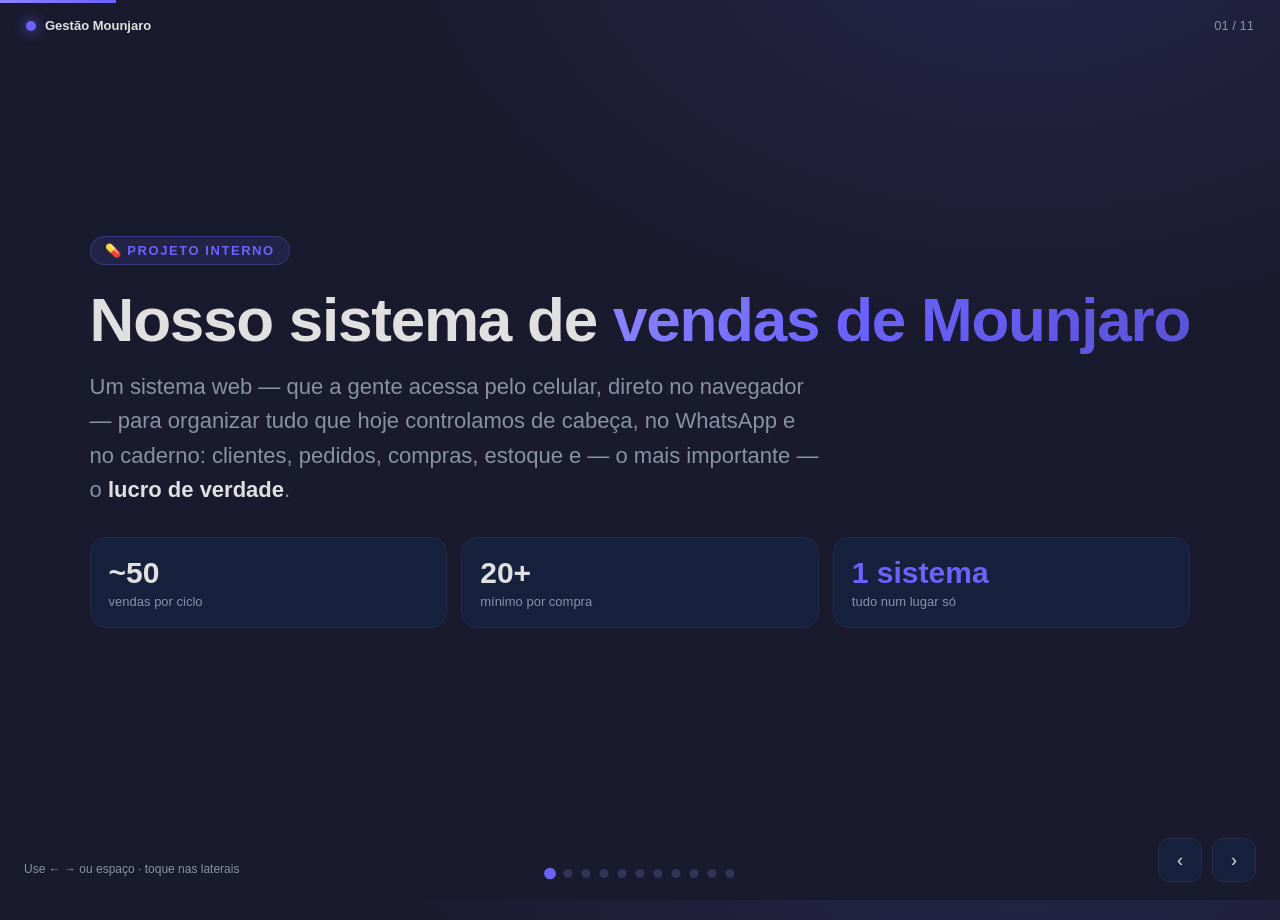
<file: apresentacao.html>
<!DOCTYPE html>
<html lang="pt-BR">
<head>
<meta charset="UTF-8">
<meta name="viewport" content="width=device-width, initial-scale=1.0">
<title>Gestão Mounjaro — Apresentação do Projeto</title>
<style>
  *{margin:0;padding:0;box-sizing:border-box}
  :root{
    --primary:#6C63FF; --primary-dark:#5A52D5;
    --success:#2ECC71; --warning:#F39C12; --danger:#E74C3C;
    --dark:#1A1A2E; --card:#16213E; --card2:#0F3460;
    --text:#E0E0E0; --muted:#8892A4; --border:#2A2A4A;
  }
  html,body{height:100%}
  body{
    background:radial-gradient(1200px 800px at 80% -10%, #25254a 0%, var(--dark) 55%);
    color:var(--text);
    font-family:-apple-system,BlinkMacSystemFont,'Segoe UI',Roboto,sans-serif;
    overflow:hidden;
  }

  /* ===== Deck ===== */
  .deck{position:relative;height:100vh;width:100vw}
  .slide{
    position:absolute;inset:0;
    display:flex;flex-direction:column;justify-content:center;
    padding:6vh 7vw 10vh;
    opacity:0;transform:translateY(24px) scale(.99);
    transition:opacity .5s ease, transform .5s ease;
    pointer-events:none;
    overflow-y:auto;
  }
  .slide.active{opacity:1;transform:none;pointer-events:auto}
  .slide.active .reveal{animation:rise .6s both}
  .slide.active .reveal:nth-child(2){animation-delay:.06s}
  .slide.active .reveal:nth-child(3){animation-delay:.12s}
  .slide.active .reveal:nth-child(4){animation-delay:.18s}
  .slide.active .reveal:nth-child(5){animation-delay:.24s}
  @keyframes rise{from{opacity:0;transform:translateY(16px)}to{opacity:1;transform:none}}

  .eyebrow{
    display:inline-flex;align-items:center;gap:8px;
    font-size:13px;font-weight:600;letter-spacing:.12em;text-transform:uppercase;
    color:var(--primary);background:rgba(108,99,255,.12);
    border:1px solid rgba(108,99,255,.3);
    padding:6px 14px;border-radius:999px;margin-bottom:22px;width:fit-content;
  }
  h1{font-size:clamp(30px,5.5vw,62px);line-height:1.05;font-weight:800;letter-spacing:-.02em;margin-bottom:18px}
  h2{font-size:clamp(24px,4vw,42px);line-height:1.1;font-weight:800;letter-spacing:-.02em;margin-bottom:14px}
  .lead{font-size:clamp(16px,2.1vw,22px);color:var(--muted);max-width:60ch;line-height:1.55}
  .accent{color:var(--primary)}
  .grad{background:linear-gradient(120deg,#8B84FF,#6C63FF 40%,#5A52D5);-webkit-background-clip:text;background-clip:text;color:transparent}

  /* ===== Cards / grids ===== */
  .grid{display:grid;gap:16px;margin-top:30px}
  .g2{grid-template-columns:repeat(2,1fr)}
  .g3{grid-template-columns:repeat(3,1fr)}
  .g5{grid-template-columns:repeat(5,1fr)}
  .card{
    background:linear-gradient(180deg,rgba(255,255,255,.03),rgba(255,255,255,0));
    border:1px solid var(--border);border-radius:18px;padding:22px;
  }
  .card .ico{font-size:30px;margin-bottom:12px;display:block}
  .card h3{font-size:18px;font-weight:700;margin-bottom:8px}
  .card p{font-size:14.5px;color:var(--muted);line-height:1.5}
  .card.spot{border-color:rgba(108,99,255,.5);background:linear-gradient(180deg,rgba(108,99,255,.12),rgba(108,99,255,.02))}

  ul.clean{list-style:none;margin-top:26px;display:flex;flex-direction:column;gap:14px;max-width:62ch}
  ul.clean li{display:flex;gap:14px;align-items:flex-start;font-size:clamp(15px,2vw,19px);line-height:1.45}
  ul.clean li .b{flex:none;width:26px;height:26px;border-radius:8px;display:grid;place-items:center;font-size:14px;
    background:rgba(108,99,255,.16);border:1px solid rgba(108,99,255,.35);color:#b9b4ff;margin-top:2px}
  .pill{display:inline-block;font-size:12px;font-weight:600;padding:3px 10px;border-radius:999px}
  .pill.green{background:rgba(46,204,113,.18);color:var(--success)}
  .pill.yellow{background:rgba(243,156,18,.18);color:var(--warning)}
  .pill.red{background:rgba(231,76,60,.18);color:var(--danger)}
  .pill.purple{background:rgba(108,99,255,.18);color:var(--primary)}

  .kpis{display:flex;flex-wrap:wrap;gap:14px;margin-top:30px}
  .kpi{flex:1 1 160px;background:var(--card);border:1px solid var(--border);border-radius:16px;padding:18px}
  .kpi .v{font-size:30px;font-weight:800}
  .kpi .l{font-size:13px;color:var(--muted);margin-top:4px}

  /* ===== Phone mockup ===== */
  .split{display:grid;grid-template-columns:1.1fr .9fr;gap:40px;align-items:center}
  .phone{
    justify-self:center;width:268px;height:540px;border-radius:38px;
    background:linear-gradient(160deg,#141b3a,#0d1430);
    border:1px solid #2c2c52;padding:14px;
    box-shadow:0 30px 70px -20px rgba(0,0,0,.7), 0 0 0 6px #0a0f24;
    position:relative;
  }
  .phone .notch{position:absolute;top:14px;left:50%;transform:translateX(-50%);width:120px;height:22px;background:#0a0f24;border-radius:0 0 16px 16px;z-index:3}
  .screen{height:100%;border-radius:26px;overflow:hidden;background:var(--dark);display:flex;flex-direction:column}
  .ph-head{background:linear-gradient(135deg,var(--primary),var(--card2));padding:24px 16px 14px}
  .ph-head .t{font-weight:700;font-size:15px}
  .ph-head .s{font-size:10px;color:rgba(255,255,255,.7)}
  .ph-body{flex:1;padding:12px;overflow:hidden;display:flex;flex-direction:column;gap:9px}
  .ph-card{background:var(--card);border:1px solid var(--border);border-radius:12px;padding:10px 11px}
  .ph-card .row{display:flex;justify-content:space-between;align-items:center}
  .ph-card .nm{font-size:12.5px;font-weight:600}
  .ph-card .sub{font-size:10px;color:var(--muted);margin-top:2px}
  .ph-nav{display:flex;border-top:1px solid var(--border);background:var(--card)}
  .ph-nav div{flex:1;text-align:center;padding:9px 0;font-size:8.5px;color:var(--muted)}
  .ph-nav div.on{color:var(--primary)}
  .ph-nav div .i{display:block;font-size:15px;margin-bottom:2px}

  .flow{display:flex;align-items:center;gap:10px;flex-wrap:wrap;margin-top:28px}
  .flow .step{background:var(--card);border:1px solid var(--border);border-radius:14px;padding:14px 16px;font-size:14.5px;font-weight:600}
  .flow .ar{color:var(--primary);font-size:20px}

  /* ===== Chrome / nav ===== */
  .topbar{position:fixed;top:0;left:0;right:0;display:flex;justify-content:space-between;align-items:center;
    padding:18px 26px;font-size:13px;color:var(--muted);z-index:20}
  .brand{display:flex;align-items:center;gap:9px;font-weight:700;color:var(--text)}
  .brand .dot{width:10px;height:10px;border-radius:50%;background:var(--primary);box-shadow:0 0 14px var(--primary)}
  .progress{position:fixed;top:0;left:0;height:3px;background:linear-gradient(90deg,#8B84FF,#6C63FF);z-index:30;transition:width .4s ease}
  .dots{position:fixed;bottom:22px;left:50%;transform:translateX(-50%);display:flex;gap:9px;z-index:20}
  .dots button{width:9px;height:9px;border-radius:50%;border:none;background:#33335a;cursor:pointer;padding:0;transition:.25s}
  .dots button.on{background:var(--primary);transform:scale(1.3)}
  .arrows{position:fixed;bottom:18px;right:24px;display:flex;gap:10px;z-index:20}
  .arrows button{width:44px;height:44px;border-radius:12px;border:1px solid var(--border);background:var(--card);
    color:var(--text);font-size:18px;cursor:pointer;transition:.2s}
  .arrows button:hover{border-color:var(--primary);color:var(--primary)}
  .hint{position:fixed;bottom:24px;left:24px;font-size:12px;color:var(--muted);z-index:20}
  @media(max-width:820px){
    .g2,.g3,.g5{grid-template-columns:1fr}
    .split{grid-template-columns:1fr;gap:26px}
    .phone{display:none}
    .slide{padding:9vh 7vw 14vh}
  }
</style>
</head>
<body>

<div class="progress" id="progress"></div>
<div class="topbar">
  <div class="brand"><span class="dot"></span> Gestão Mounjaro</div>
  <div id="counter">01 / 11</div>
</div>

<div class="deck" id="deck">

  <!-- 1 -->
  <section class="slide active">
    <div class="reveal eyebrow">💊 Projeto interno</div>
    <h1 class="reveal">Nosso sistema de <span class="grad">vendas de Mounjaro</span></h1>
    <p class="reveal lead">Um sistema web — que a gente acessa pelo celular, direto no navegador — para organizar tudo que hoje controlamos de cabeça, no WhatsApp e no caderno: clientes, pedidos, compras, estoque e — o mais importante — o <strong style="color:var(--text)">lucro de verdade</strong>.</p>
    <div class="reveal kpis">
      <div class="kpi"><div class="v">~50</div><div class="l">vendas por ciclo</div></div>
      <div class="kpi"><div class="v">20+</div><div class="l">mínimo por compra</div></div>
      <div class="kpi"><div class="v accent">1 sistema</div><div class="l">tudo num lugar só</div></div>
    </div>
  </section>

  <!-- 2 -->
  <section class="slide">
    <div class="reveal eyebrow">O problema hoje</div>
    <h2 class="reveal">A informação está espalhada</h2>
    <p class="reveal lead">E quando está espalhada, a gente perde dinheiro e tempo sem perceber.</p>
    <ul class="clean">
      <li class="reveal"><span class="b">✕</span><div><strong>Recompra esquecida.</strong> Cliente que compra a cada 30 dias some — e a gente só lembra quando ele já comprou de outro.</div></li>
      <li class="reveal"><span class="b">✕</span><div><strong>Lucro no escuro.</strong> Sabemos quanto entrou, mas não quanto cada lote e cada cliente realmente deu de lucro.</div></li>
      <li class="reveal"><span class="b">✕</span><div><strong>Estoque na estimativa.</strong> Quantas unidades ainda temos daquele lote? "Acho que umas tantas."</div></li>
      <li class="reveal"><span class="b">✕</span><div><strong>Pagamentos soltos.</strong> Quem já pagou, quem está devendo, o que falta acertar com o fornecedor.</div></li>
    </ul>
  </section>

  <!-- 3 -->
  <section class="slide">
    <div class="reveal eyebrow">A ideia</div>
    <h2 class="reveal">Um sistema simples, <span class="accent">no celular</span>, feito pra gente</h2>
    <p class="reveal lead">Nada de planilha complicada. Você abre no navegador do celular, vê o que precisa fazer hoje e registra cada venda em segundos.</p>
    <div class="reveal grid g3">
      <div class="card spot"><span class="ico">📱</span><h3>Pensado pro celular</h3><p>Abre no navegador do telefone, do jeito que a gente já trabalha no dia a dia.</p></div>
      <div class="card spot"><span class="ico">⚡</span><h3>Rápido</h3><p>Cadastrar cliente, lançar pedido e dar baixa no estoque em poucos toques.</p></div>
      <div class="card spot"><span class="ico">🔒</span><h3>Privado</h3><p>Acesso protegido por senha. Só a gente entra. Dados guardados com segurança na nuvem.</p></div>
    </div>
  </section>

  <!-- 4 -->
  <section class="slide">
    <div class="reveal eyebrow">O que o sistema controla</div>
    <h2 class="reveal">Cinco áreas, conectadas entre si</h2>
    <div class="reveal grid g5" style="margin-top:34px">
      <div class="card"><span class="ico">🏠</span><h3>Início</h3><p>Resumo do negócio e quem acionar hoje.</p></div>
      <div class="card"><span class="ico">👤</span><h3>Clientes</h3><p>Nome, contato e de quanto em quanto tempo compram.</p></div>
      <div class="card"><span class="ico">🧾</span><h3>Pedidos</h3><p>Cada venda, com pagamento e entrega.</p></div>
      <div class="card"><span class="ico">📦</span><h3>Lotes</h3><p>As compras do fornecedor e o estoque.</p></div>
      <div class="card"><span class="ico">💰</span><h3>Financeiro</h3><p>Lucro por lote e por cliente.</p></div>
    </div>
    <p class="reveal lead" style="margin-top:30px">Tudo se conversa: o pedido baixa do lote, o lote vira custo, o custo cruza com a venda e mostra o <span class="accent">lucro real</span>.</p>
  </section>

  <!-- 5 -->
  <section class="slide">
    <div class="reveal eyebrow">Diferencial 1</div>
    <h2 class="reveal">O sistema avisa quem está na hora de recomprar</h2>
    <p class="reveal lead">Cada cliente tem uma frequência (ex.: compra a cada 30 dias). O sistema calcula sozinho e <strong style="color:var(--text)">avisa 10 dias antes</strong> — com o botão do WhatsApp já pronto pra chamar.</p>
    <div class="reveal grid g3" style="margin-top:30px">
      <div class="card"><span class="pill red">Atrasado</span><p style="margin-top:12px">Passou da data esperada. Acionar agora.</p></div>
      <div class="card"><span class="pill yellow">Em 10 dias</span><p style="margin-top:12px">Está chegando a hora. Já dá pra avisar.</p></div>
      <div class="card"><span class="pill green">Tranquilo</span><p style="margin-top:12px">Ainda tem tempo. Sem precisar agir.</p></div>
    </div>
    <p class="reveal lead" style="margin-top:26px">👉 Resultado: <strong style="color:var(--text)">a gente para de perder venda</strong> por esquecimento.</p>
  </section>

  <!-- 6 -->
  <section class="slide">
    <div class="reveal eyebrow">Diferencial 2</div>
    <h2 class="reveal">Lucro de verdade — por lote e por cliente</h2>
    <p class="reveal lead">O sistema cruza o que pagamos na compra com o que vendemos. Aí dá pra responder o que importa:</p>
    <div class="reveal grid g2" style="margin-top:28px">
      <div class="card spot">
        <h3>📦 Lucro por lote</h3>
        <p>Aquele lote de 20 unidades já se pagou? Quanto ainda falta vender pra virar lucro?</p>
      </div>
      <div class="card spot">
        <h3>👤 Lucro por cliente</h3>
        <p>Quais clientes dão mais retorno? Quanto cada um já rendeu de verdade?</p>
      </div>
    </div>
    <div class="reveal kpis">
      <div class="kpi"><div class="v" style="color:var(--success)">R$ +</div><div class="l">lucro líquido consolidado</div></div>
      <div class="kpi"><div class="v" style="color:var(--warning)">R$</div><div class="l">a receber dos clientes</div></div>
      <div class="kpi"><div class="v accent">R$</div><div class="l">investido nos lotes</div></div>
    </div>
  </section>

  <!-- 7 -->
  <section class="slide">
    <div class="reveal eyebrow">Estoque</div>
    <h2 class="reveal">O estoque se controla sozinho</h2>
    <ul class="clean">
      <li class="reveal"><span class="b">①</span><div>Registramos a compra de um <strong>lote</strong> (sempre 20 ou mais — abaixo disso o sistema avisa que não compensa).</div></li>
      <li class="reveal"><span class="b">②</span><div>Cada <strong>venda</strong> é ligada a um lote e <strong>baixa automaticamente</strong> do estoque.</div></li>
      <li class="reveal"><span class="b">③</span><div>A qualquer momento você vê <strong>quanto ainda resta</strong> de cada lote, sem chute.</div></li>
    </ul>
    <p class="reveal lead" style="margin-top:24px">Sem planilha paralela, sem contar na mão. O número está sempre certo.</p>
  </section>

  <!-- 8 -->
  <section class="slide">
    <div class="reveal eyebrow">Como vai ser usar</div>
    <div class="split">
      <div>
        <h2 class="reveal">Abriu o sistema, já sabe o que fazer</h2>
        <ul class="clean" style="margin-top:20px">
          <li class="reveal"><span class="b">🏠</span><div>A tela inicial mostra <strong>quem acionar</strong> e o resumo do negócio.</div></li>
          <li class="reveal"><span class="b">💬</span><div>Um toque abre o <strong>WhatsApp</strong> com a mensagem pronta.</div></li>
          <li class="reveal"><span class="b">➕</span><div>Lançar venda, cadastrar cliente ou compra: tudo em <strong>poucos toques</strong>.</div></li>
        </ul>
      </div>
      <div class="reveal phone">
        <div class="notch"></div>
        <div class="screen">
          <div class="ph-head"><div class="t">Gestão Mounjaro</div><div class="s">Acionar nos próximos 10 dias</div></div>
          <div class="ph-body">
            <div class="ph-card"><div class="row"><div><div class="nm">Ana</div><div class="sub">recompra em 2 dias</div></div><span class="pill yellow">Alerta</span></div></div>
            <div class="ph-card"><div class="row"><div><div class="nm">Bruno</div><div class="sub">atrasado há 3 dias</div></div><span class="pill red">Atrasado</span></div></div>
            <div class="ph-card"><div class="row"><div><div class="nm">Carla</div><div class="sub">recompra em 8 dias</div></div><span class="pill yellow">Alerta</span></div></div>
            <div class="ph-card"><div class="row"><div><div class="nm">Lote #003</div><div class="sub">12 de 20 disponíveis</div></div><span class="pill purple">Estoque</span></div></div>
          </div>
          <div class="ph-nav">
            <div class="on"><span class="i">🏠</span>Início</div>
            <div><span class="i">👤</span>Clientes</div>
            <div><span class="i">🧾</span>Pedidos</div>
            <div><span class="i">📦</span>Lotes</div>
            <div><span class="i">💰</span>Financ.</div>
          </div>
        </div>
      </div>
    </div>
  </section>

  <!-- 9 -->
  <section class="slide">
    <div class="reveal eyebrow">Tranquilidade</div>
    <h2 class="reveal">Simples pra usar, seguro pra confiar</h2>
    <div class="reveal grid g3" style="margin-top:30px">
      <div class="card"><span class="ico">🔑</span><h3>Acesso com senha</h3><p>Só quem tem a senha entra. Nada fica aberto pra qualquer um.</p></div>
      <div class="card"><span class="ico">☁️</span><h3>Dados na nuvem</h3><p>Tudo guardado num banco de dados profissional, com backup. Perdeu o celular? Os dados continuam lá.</p></div>
      <div class="card"><span class="ico">🛡️</span><h3>Privacidade dos clientes</h3><p>Contatos e valores protegidos — é informação nossa e dos clientes, tratada com cuidado.</p></div>
    </div>
    <p class="reveal lead" style="margin-top:26px">Sem mensalidade de ferramenta cara: roda numa estrutura enxuta e barata.</p>
  </section>

  <!-- 10 -->
  <section class="slide">
    <div class="reveal eyebrow">Onde estamos</div>
    <h2 class="reveal">Planejamento pronto. Agora é construir.</h2>
    <div class="reveal flow">
      <div class="step" style="border-color:rgba(46,204,113,.5)">✅ Ideia e regras</div>
      <span class="ar">→</span>
      <div class="step" style="border-color:rgba(46,204,113,.5)">✅ Projeto desenhado</div>
      <span class="ar">→</span>
      <div class="step" style="border-color:rgba(108,99,255,.6);color:var(--primary)">⏳ Construção do sistema</div>
      <span class="ar">→</span>
      <div class="step">🚀 Usar no dia a dia</div>
    </div>
    <ul class="clean" style="margin-top:30px">
      <li class="reveal"><span class="b">✓</span><div>Já definimos <strong>tudo que o sistema faz</strong> e como cada parte funciona.</div></li>
      <li class="reveal"><span class="b">✓</span><div>O <strong>visual e as telas</strong> já estão desenhados (é o que você viu aqui).</div></li>
      <li class="reveal"><span class="b">→</span><div>Próximo passo: <strong>montar as telas</strong> e ligar no banco de dados. Depois, testar com vendas reais.</div></li>
    </ul>
  </section>

  <!-- 11 -->
  <section class="slide">
    <div class="reveal eyebrow">Em uma frase</div>
    <h1 class="reveal">Vender mais, <span class="grad">sem esquecer ninguém</span> — e enxergando o lucro de verdade.</h1>
    <p class="reveal lead">Um sistema nosso, acessado pelo celular, que organiza clientes, pedidos, compras e estoque, avisa a hora de recomprar e mostra, lote a lote, cliente a cliente, quanto a gente está ganhando.</p>
    <div class="reveal" style="margin-top:34px;display:flex;gap:12px;flex-wrap:wrap">
      <span class="pill purple" style="font-size:14px;padding:9px 16px">💬 Bora revisar juntas?</span>
      <span class="pill green" style="font-size:14px;padding:9px 16px">📱 Gestão Mounjaro</span>
    </div>
  </section>

</div>

<div class="dots" id="dots"></div>
<div class="arrows">
  <button id="prev" aria-label="Anterior">‹</button>
  <button id="next" aria-label="Próximo">›</button>
</div>
<div class="hint">Use ← → ou espaço · toque nas laterais</div>

<script>
  const slides=[...document.querySelectorAll('.slide')];
  const dotsBox=document.getElementById('dots');
  const counter=document.getElementById('counter');
  const progress=document.getElementById('progress');
  let i=0;

  slides.forEach((_,n)=>{
    const b=document.createElement('button');
    b.addEventListener('click',()=>go(n));
    dotsBox.appendChild(b);
  });
  const dots=[...dotsBox.children];

  function go(n){
    i=Math.max(0,Math.min(slides.length-1,n));
    slides.forEach((s,n2)=>s.classList.toggle('active',n2===i));
    dots.forEach((d,n2)=>d.classList.toggle('on',n2===i));
    const pad=x=>String(x).padStart(2,'0');
    counter.textContent=`${pad(i+1)} / ${pad(slides.length)}`;
    progress.style.width=((i+1)/slides.length*100)+'%';
  }
  const next=()=>go(i+1), prev=()=>go(i-1);
  document.getElementById('next').onclick=next;
  document.getElementById('prev').onclick=prev;
  window.addEventListener('keydown',e=>{
    if(['ArrowRight','ArrowDown',' ','PageDown'].includes(e.key)){e.preventDefault();next()}
    if(['ArrowLeft','ArrowUp','PageUp'].includes(e.key)){e.preventDefault();prev()}
    if(e.key==='Home')go(0); if(e.key==='End')go(slides.length-1);
  });
  // toque/clique nas laterais (mobile)
  let x0=null;
  document.getElementById('deck').addEventListener('click',e=>{
    if(e.target.closest('button')||e.target.closest('.phone'))return;
    (e.clientX > window.innerWidth*0.5) ? next() : prev();
  });
  addEventListener('touchstart',e=>x0=e.touches[0].clientX,{passive:true});
  addEventListener('touchend',e=>{
    if(x0===null)return;const dx=e.changedTouches[0].clientX-x0;
    if(Math.abs(dx)>50){dx<0?next():prev()} x0=null;
  });
  go(0);
</script>
</body>
</html>
</file>
